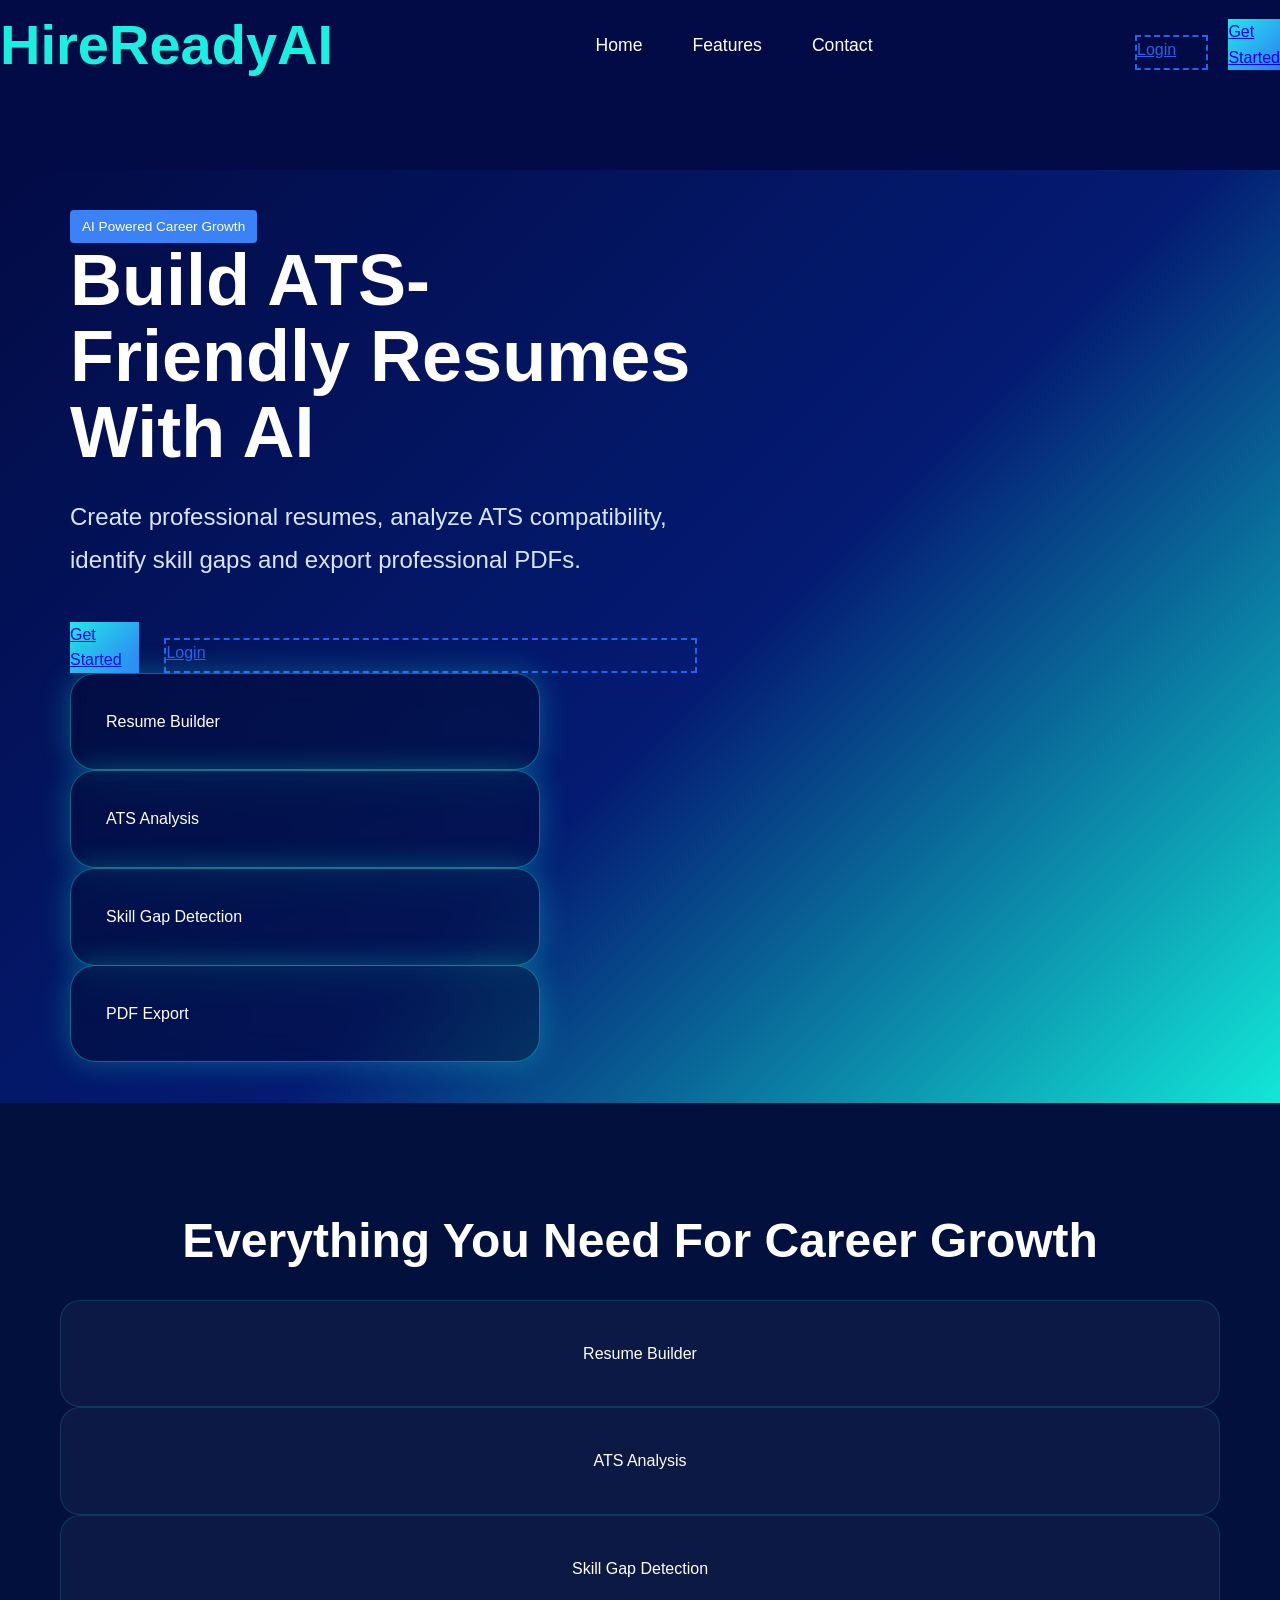
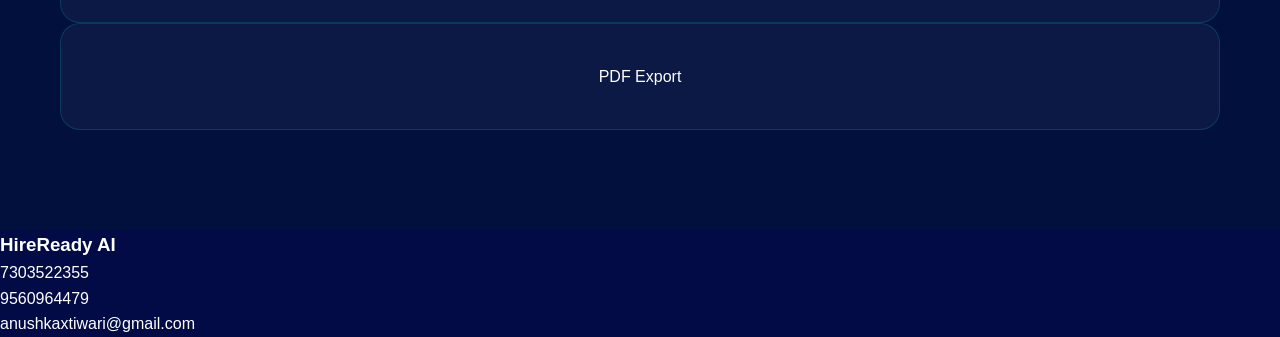
<file: index.html>
<!DOCTYPE html>
<html lang="en">
<head>
<meta charset="UTF-8">
<meta name="viewport" content="width=device-width, initial-scale=1.0">
<title>HireReady AI</title>

<link rel="stylesheet" href="style.css">

<link href="https://fonts.googleapis.com/css2?family=Inter:wght@300;400;500;600;700;800&display=swap" rel="stylesheet">

<link rel="stylesheet" href="https://cdnjs.cloudflare.com/ajax/libs/font-awesome/6.4.0/css/all.min.css">

</head>

<body>

<!-- NAVBAR -->
<nav class="navbar">
    <div class="logo">
        <span>HireReady<span class="accent">AI</span></span>
    </div>

    <ul class="nav-links">
        <li><a href="#home">Home</a></li>
        <li><a href="#features">Features</a></li>
        <li><a href="#contact">Contact</a></li>
    </ul>

    <div class="nav-buttons">
        <a href="login.html" class="btn-outline">Login</a>
        <a href="signup.html" class="btn-primary">Get Started</a>
    </div>
</nav>

<!-- HERO -->
<section class="hero">

    <div class="hero-left">

        <span class="tag">
            AI Powered Career Growth
        </span>

        <h1>
            Build ATS-Friendly
            <span class="accent">Resumes With AI</span>
        </h1>

        <p>
            Create professional resumes, analyze ATS compatibility,
            identify skill gaps and export professional PDFs.
        </p>

        <div class="hero-buttons">
            <a href="signup.html" class="btn-primary">
                Get Started
            </a>

            <a href="login.html" class="btn-outline">
                Login
            </a>
        </div>

    </div>

    <div class="hero-right">

        <div class="feature-card">
            Resume Builder
        </div>

        <div class="feature-card">
            ATS Analysis
        </div>

        <div class="feature-card">
            Skill Gap Detection
        </div>

        <div class="feature-card">
            PDF Export
        </div>

    </div>

</section>

<!-- FEATURES -->
<section class="features" id="features">

    <h2>Everything You Need For Career Growth</h2>

    <div class="feature-grid">

        <div class="feature-box">
            Resume Builder
        </div>

        <div class="feature-box">
            ATS Analysis
        </div>

        <div class="feature-box">
            Skill Gap Detection
        </div>

        <div class="feature-box">
            PDF Export
        </div>

    </div>

</section>

<!-- CONTACT -->
<footer id="contact">

    <h3>HireReady AI</h3>

    <p>7303522355</p>

    <p>9560964479</p>

    <p>anushkaxtiwari@gmail.com</p>

</footer>

</body>
</html>
</file>
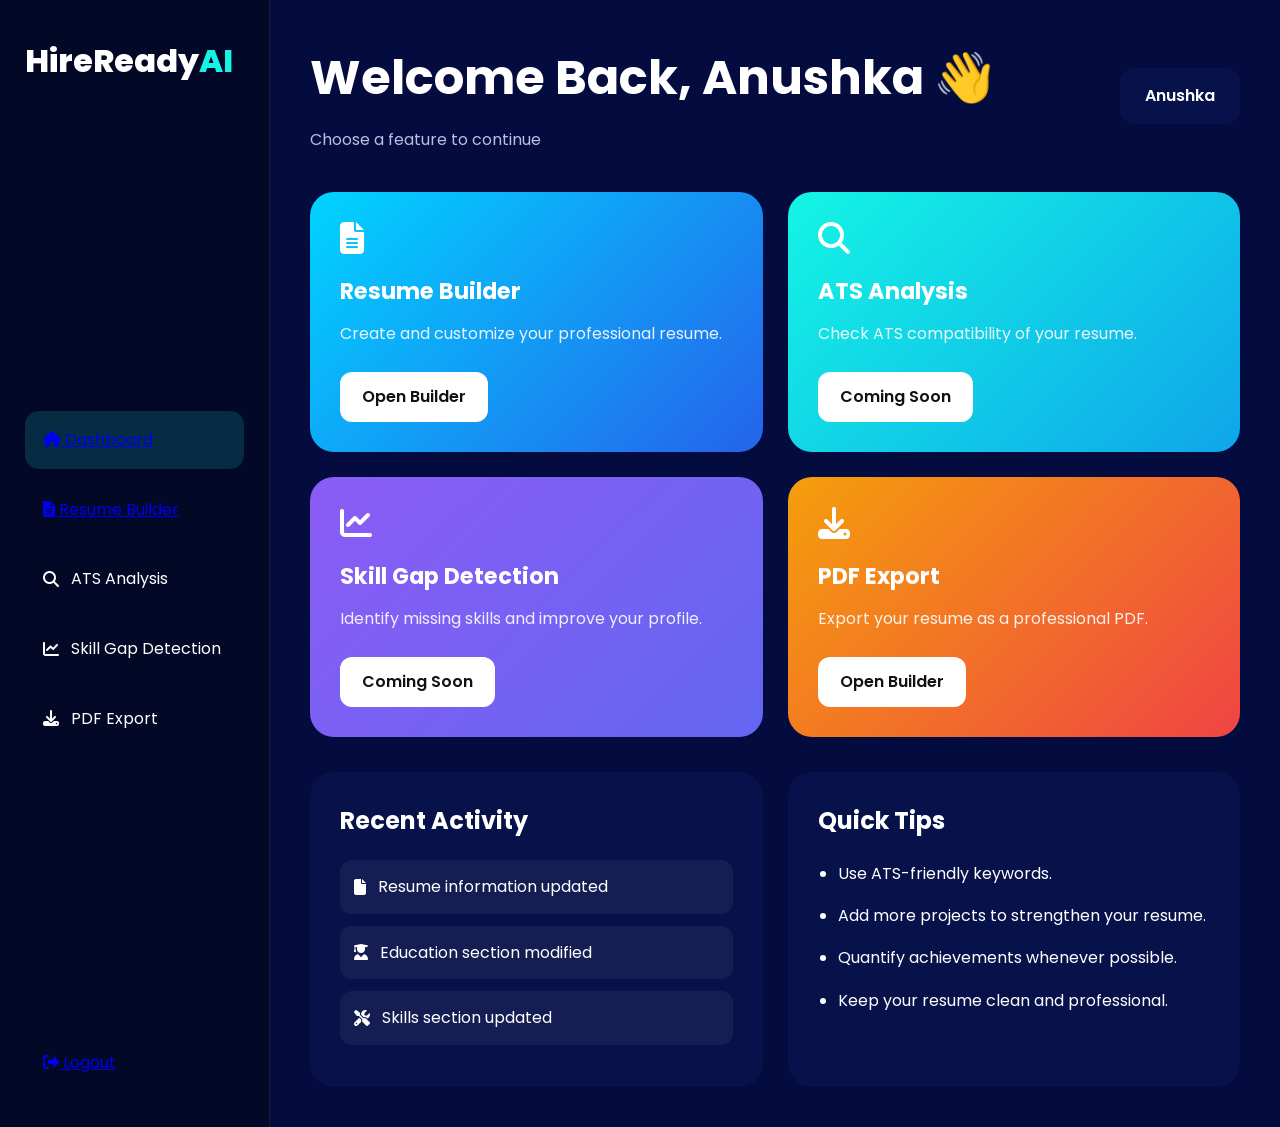
<file: dashboard.html>
<!DOCTYPE html>
<html lang="en">
<head>
<meta charset="UTF-8">
<meta name="viewport" content="width=device-width, initial-scale=1.0">

<title>HireReady AI Dashboard</title>

<link rel="stylesheet" href="style.css">

<link href="https://fonts.googleapis.com/css2?family=Poppins:wght@300;400;500;600;700;800&display=swap" rel="stylesheet">

<link rel="stylesheet" href="https://cdnjs.cloudflare.com/ajax/libs/font-awesome/6.5.1/css/all.min.css">
</head>

<body class="dashboard-page">

<div class="dashboard-wrapper">

    <!-- SIDEBAR -->

    <aside class="sidebar">

        <div class="sidebar-logo">
            HireReady<span>AI</span>
        </div>

        <ul class="sidebar-menu">

          <li class="active">
    <a href="dashboard.html">
        <i class="fas fa-home"></i>
        Dashboard
    </a>
</li>  

            <li>
    <a href="resumebuilder.html">
        <i class="fas fa-file-alt"></i>
        Resume Builder
    </a>
</li>

            <li>
                <i class="fas fa-search"></i>
                ATS Analysis
            </li>

            <li>
                <i class="fas fa-chart-line"></i>
                Skill Gap Detection
            </li>

            <li>
                <i class="fas fa-download"></i>
                PDF Export
            </li>

        </ul>

      <div class="sidebar-logout">
    <a href="login.html">
        <i class="fas fa-sign-out-alt"></i>
        Logout
    </a>
</div>  

    </aside>

    <!-- MAIN -->

    <main class="dashboard-main">

        <div class="dashboard-header">

            <div>
                <h1>Welcome Back, Anushka 👋</h1>
                <p>Choose a feature to continue</p>
            </div>

            <div class="profile-box">
                Anushka
            </div>

        </div>

        <!-- FEATURE CARDS -->

        <div class="dashboard-cards">

            <div class="dash-card resume">

                <i class="fas fa-file-alt"></i>

                <h3>Resume Builder</h3>

                <p>
                    Create and customize your professional resume.
                </p>

               <a href="resumebuilder.html">
                      Open Builder
               </a> 

            </div>

            <div class="dash-card ats">

                <i class="fas fa-search"></i>

                <h3>ATS Analysis</h3>

                <p>
                    Check ATS compatibility of your resume.
                </p>

                <a href="#">
                    Coming Soon
                </a>

            </div>

            <div class="dash-card skill">

                <i class="fas fa-chart-line"></i>

                <h3>Skill Gap Detection</h3>

                <p>
                    Identify missing skills and improve your profile.
                </p>

                <a href="#">
                    Coming Soon
                </a>

            </div>

            <div class="dash-card pdf">

                <i class="fas fa-download"></i>

                <h3>PDF Export</h3>

                <p>
                    Export your resume as a professional PDF.
                </p>

                <a href="index.html">
                    Open Builder
                </a>

            </div>

        </div>
                <!-- BOTTOM SECTION -->

        <div class="dashboard-bottom">

            <div class="activity-panel">

                <h2>Recent Activity</h2>

                <div class="activity-item">
                    <i class="fas fa-file"></i>
                    Resume information updated
                </div>

                <div class="activity-item">
                    <i class="fas fa-user-graduate"></i>
                    Education section modified
                </div>

                <div class="activity-item">
                    <i class="fas fa-tools"></i>
                    Skills section updated
                </div>

            </div>

            <div class="tips-panel">

                <h2>Quick Tips</h2>

                <ul>

                    <li>
                        Use ATS-friendly keywords.
                    </li>

                    <li>
                        Add more projects to strengthen your resume.
                    </li>

                    <li>
                        Quantify achievements whenever possible.
                    </li>

                    <li>
                        Keep your resume clean and professional.
                    </li>

                </ul>

            </div>

        </div>

    </main>

</div>

</body>
</html>
</file>
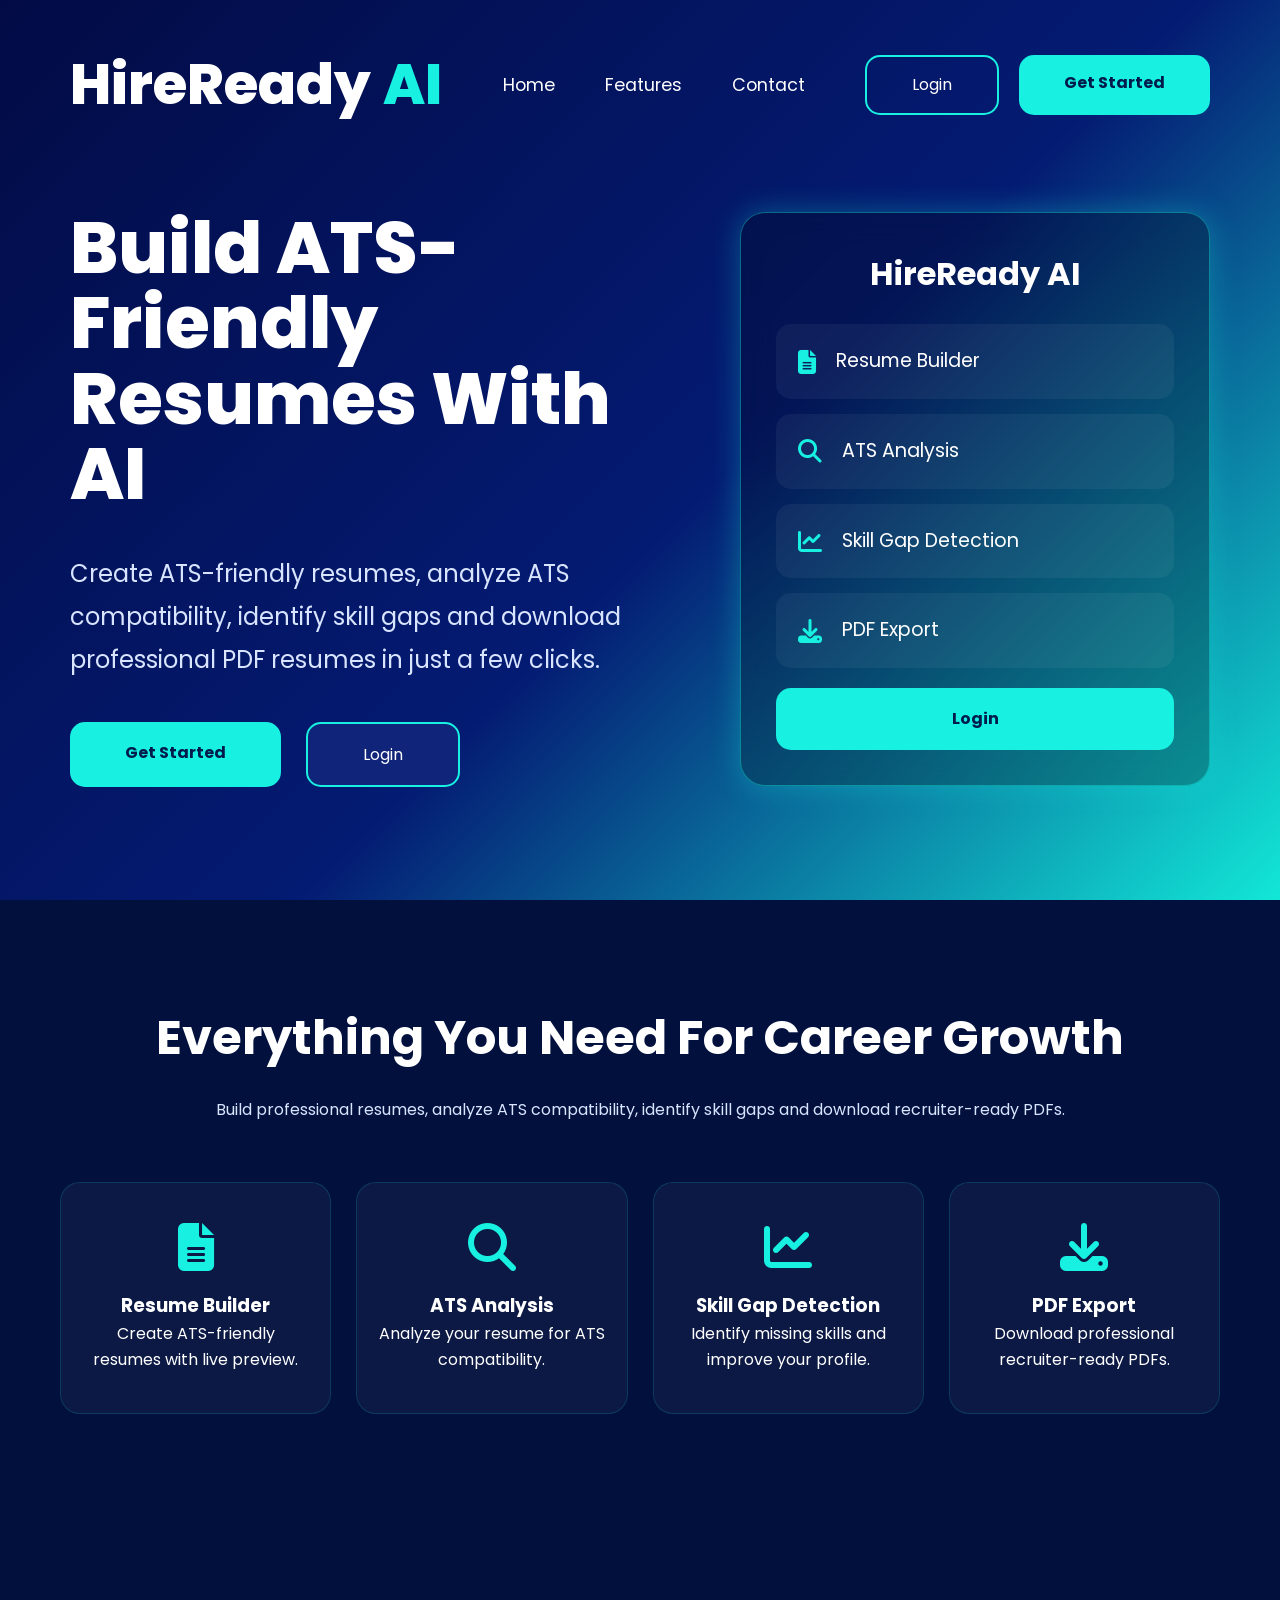
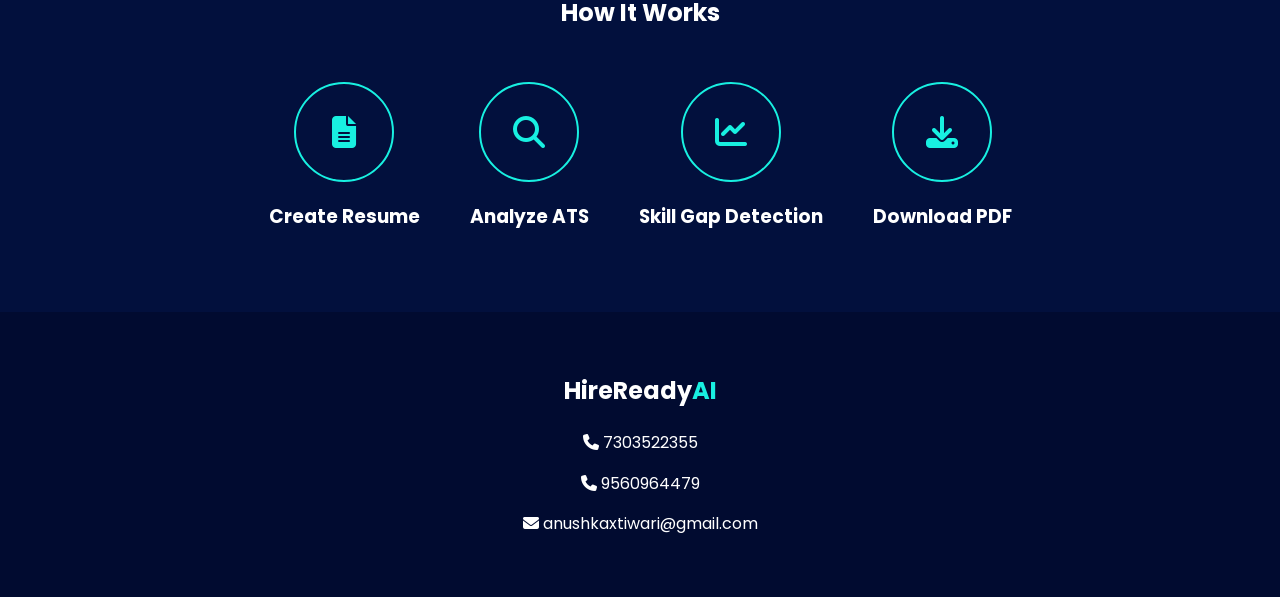
<file: home.html>
<!DOCTYPE html>
<html lang="en">
<head>
<meta charset="UTF-8">
<meta name="viewport" content="width=device-width, initial-scale=1.0">
<title>HireReady AI</title>

<link rel="stylesheet" href="style.css">

<link href="https://fonts.googleapis.com/css2?family=Poppins:wght@300;400;500;600;700;800&display=swap" rel="stylesheet">

<link rel="stylesheet" href="https://cdnjs.cloudflare.com/ajax/libs/font-awesome/6.5.1/css/all.min.css">
</head>

<body>

<section class="hero">

<nav class="navbar">

<div class="logo">
HireReady<span>AI</span>
</div>

<ul class="nav-links">
<li><a href="#">Home</a></li>
<li><a href="#features">Features</a></li>
<li><a href="#contact">Contact</a></li>
</ul>

<div class="nav-buttons">
<a href="login.html" class="btn-login">Login</a>
<a href="signup.html" class="btn-start">Get Started</a>
</div>

</nav>

<div class="hero-container">

<div class="hero-left">

<h1>
Build ATS-Friendly
Resumes With AI
</h1>

<p>
<p>
Create ATS-friendly resumes, analyze ATS compatibility,
identify skill gaps and download professional PDF resumes
in just a few clicks.
</p>
</p>

<div class="hero-buttons">
<a href="signup.html" class="btn-main">
Get Started
</a>

<a href="login.html" class="btn-secondary">
Login
</a>
</div>

</div>

<div class="hero-right">

<div class="feature-card">

<h2>HireReady AI</h2>

<div class="feature-item">
<i class="fas fa-file-alt"></i>
Resume Builder
</div>

<div class="feature-item">
<i class="fas fa-search"></i>
ATS Analysis
</div>

<div class="feature-item">
<i class="fas fa-chart-line"></i>
Skill Gap Detection
</div>

<div class="feature-item">
<i class="fas fa-download"></i>
PDF Export
</div>

<a href="login.html" class="card-btn">
Login
</a>

</div>

</div>

</div>

</section>

<section id="features" class="features">

<h2>Everything You Need For Career Growth</h2>

<p class="feature-subtitle">
Build professional resumes, analyze ATS compatibility,
identify skill gaps and download recruiter-ready PDFs.
</p>

<div class="features-grid">

<div class="feature-box">
<i class="fas fa-file-alt"></i>
<h3>Resume Builder</h3>
<p>Create ATS-friendly resumes with live preview.</p>
</div>

<div class="feature-box">
<i class="fas fa-search"></i>
<h3>ATS Analysis</h3>
<p>Analyze your resume for ATS compatibility.</p>
</div>

<div class="feature-box">
<i class="fas fa-chart-line"></i>
<h3>Skill Gap Detection</h3>
<p>Identify missing skills and improve your profile.</p>
</div>

<div class="feature-box">
<i class="fas fa-download"></i>
<h3>PDF Export</h3>
<p>Download professional recruiter-ready PDFs.</p>
</div>
</div>

</section>

<section class="how-it-works">

<h2>How It Works</h2>

<div class="steps">

<div class="step">
<div class="step-icon">
<i class="fas fa-file-alt"></i>
</div>
<h3>Create Resume</h3>
</div>

<div class="step">
<div class="step-icon">
<i class="fas fa-search"></i>
</div>
<h3>Analyze ATS</h3>
</div>

<div class="step">
<div class="step-icon">
<i class="fas fa-chart-line"></i>
</div>
<h3>Skill Gap Detection</h3>
</div>

<div class="step">
<div class="step-icon">
<i class="fas fa-download"></i>
</div>
<h3>Download PDF</h3>
</div>

</div>

</section>

<footer id="contact" class="footer">

<h2>HireReady<span>AI</span></h2>

<div class="contact-info">

<p>
<i class="fas fa-phone"></i>
7303522355
</p>

<p>
<i class="fas fa-phone"></i>
9560964479
</p>

<p>
<i class="fas fa-envelope"></i>
anushkaxtiwari@gmail.com
</p>

</div>

</footer>

</body>
</html>
</file>
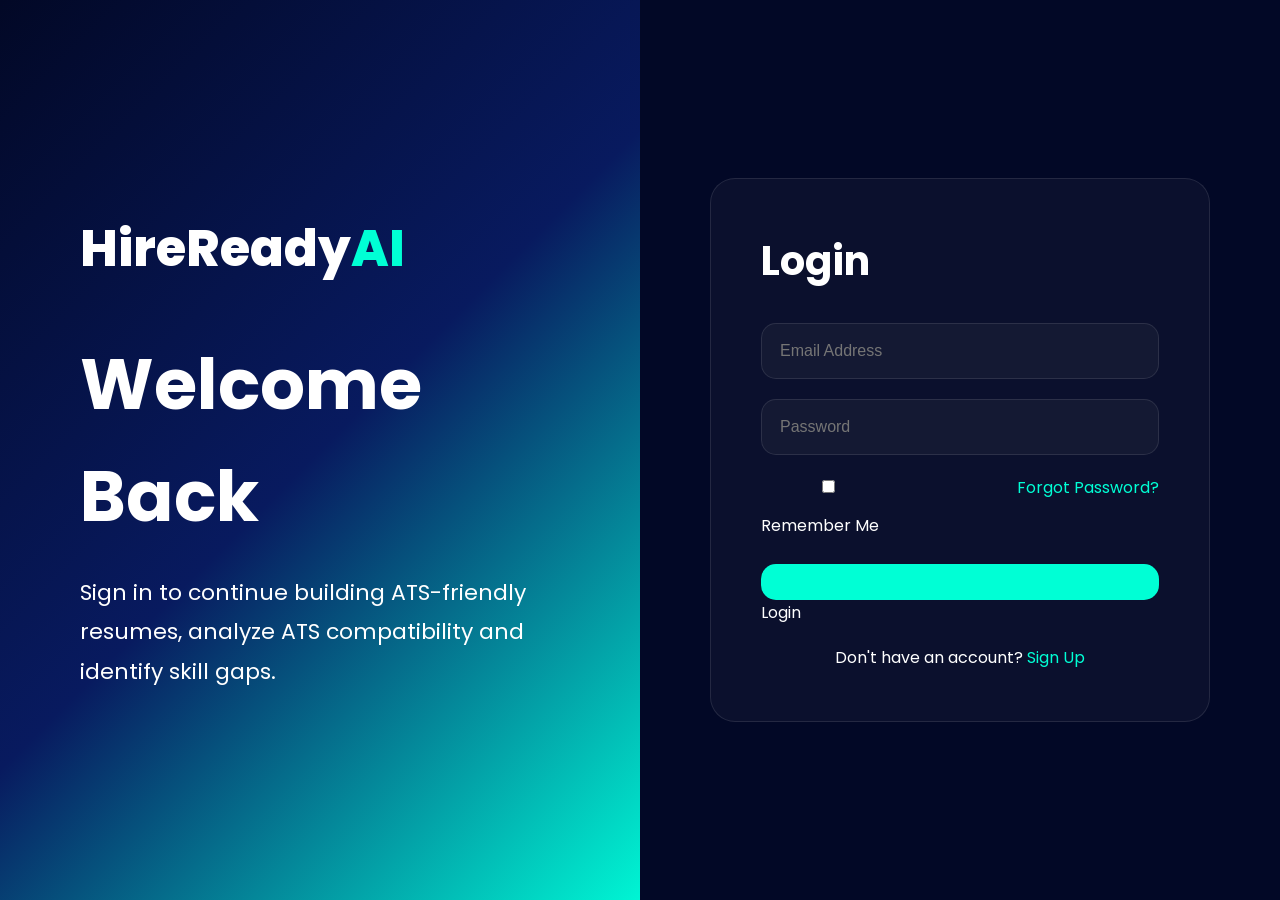
<file: login.html>
<!DOCTYPE html>
<html lang="en">
<head>
<meta charset="UTF-8">
<meta name="viewport" content="width=device-width, initial-scale=1.0">
<title>Login - HireReady AI</title>

<link rel="stylesheet" href="style.css">

<link href="https://fonts.googleapis.com/css2?family=Poppins:wght@300;400;500;600;700;800&display=swap" rel="stylesheet">
</head>

<body>

<div class="login-page">

<div class="login-left">

<div class="login-brand">
HireReady<span>AI</span>
</div>

<h1>Welcome Back</h1>

<p>
Sign in to continue building ATS-friendly resumes,
analyze ATS compatibility and identify skill gaps.
</p>

</div>

<div class="login-right">

<div class="login-box">

<h2>Login</h2>

<form>

<input type="email" placeholder="Email Address" required>

<input type="password" placeholder="Password" required>

<div class="login-options">

<label>
<input type="checkbox">
Remember Me
</label>

<a href="#">Forgot Password?</a>

</div>

<button type="button" class="login-btn" onclick="window.location.href='dashboard.html'"></button>
Login
</button>

<p class="signup-text">
Don't have an account?
<a href="signup.html">Sign Up</a>
</p>

</form>

</div>

</div>

</div>

</body>
</html>
</file>
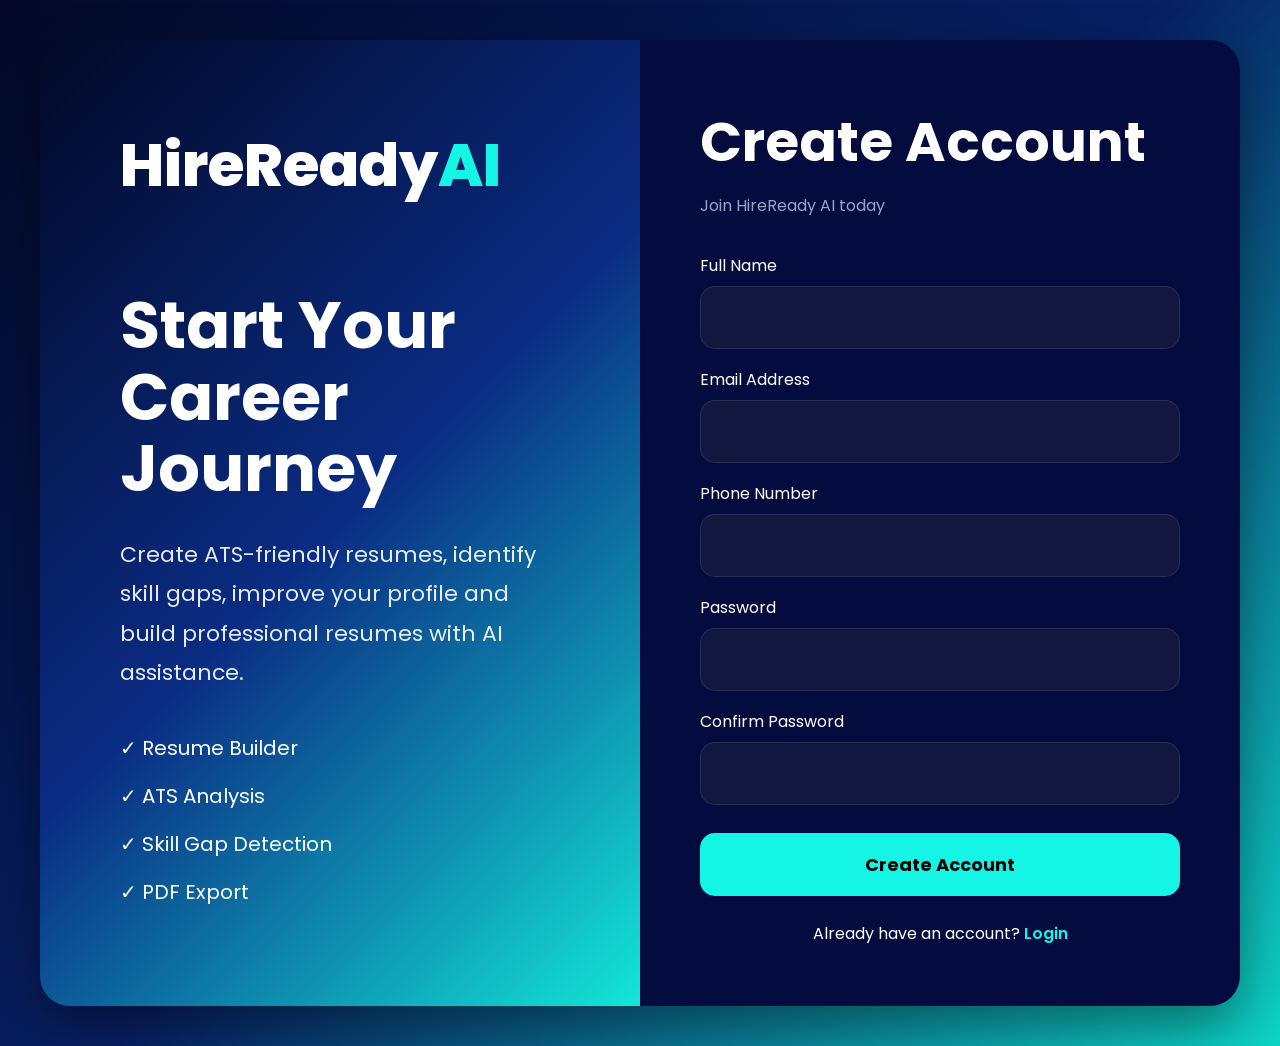
<file: signup.html>
<!DOCTYPE html>
<html lang="en">
<head>
<meta charset="UTF-8">
<meta name="viewport" content="width=device-width, initial-scale=1.0">

<title>Sign Up - HireReady AI</title>

<link href="https://fonts.googleapis.com/css2?family=Poppins:wght@300;400;500;600;700;800&display=swap" rel="stylesheet">

<style>

*{
margin:0;
padding:0;
box-sizing:border-box;
font-family:'Poppins',sans-serif;
}

body{
min-height:100vh;
background:linear-gradient(135deg,#020826,#071f63,#0dd3c5);
display:flex;
justify-content:center;
align-items:center;
padding:40px;
}

.container{
width:100%;
max-width:1300px;
display:grid;
grid-template-columns:1fr 1fr;
border-radius:30px;
overflow:hidden;
box-shadow:0 20px 50px rgba(0,0,0,.4);
}

.left{
padding:80px;
background:linear-gradient(135deg,#020826,#0a2c83,#13e6d7);
color:white;
}

.logo{
font-size:60px;
font-weight:800;
margin-bottom:80px;
}

.logo span{
color:#14f5e5;
}

.left h1{
font-size:65px;
line-height:1.1;
margin-bottom:30px;
}

.left p{
font-size:22px;
line-height:1.8;
opacity:.9;
}

.features{
margin-top:40px;
}

.features div{
margin-bottom:18px;
font-size:20px;
}

.right{
background:#030b3f;
padding:60px;
color:white;
}

.right h2{
font-size:55px;
margin-bottom:10px;
}

.right p{
color:#9aa4c7;
margin-bottom:35px;
}

.input-box{
margin-bottom:18px;
}

.input-box label{
display:block;
margin-bottom:8px;
font-size:16px;
}

.input-box input{
width:100%;
padding:18px;
border-radius:15px;
border:1px solid rgba(255,255,255,.1);
background:#11173e;
color:white;
font-size:16px;
}

.signup-btn{
width:100%;
padding:18px;
border:none;
border-radius:15px;
background:#14f5e5;
color:black;
font-size:18px;
font-weight:700;
cursor:pointer;
margin-top:10px;
}

.signup-btn:hover{
transform:translateY(-2px);
}

.login-link{
text-align:center;
margin-top:25px;
}

.login-link a{
color:#14f5e5;
text-decoration:none;
font-weight:600;
}

@media(max-width:900px){

.container{
grid-template-columns:1fr;
}

.left{
padding:40px 30px;
}

.right{
padding:40px 30px;
}

.logo{
font-size:42px;
}

.left h1{
font-size:45px;
}

.right h2{
font-size:40px;
}

}

</style>
</head>

<body>

<div class="container">

<div class="left">

<div class="logo">
HireReady<span>AI</span>
</div>

<h1>Start Your Career Journey</h1>

<p>
Create ATS-friendly resumes, identify skill gaps,
improve your profile and build professional resumes
with AI assistance.
</p>

<div class="features">
<div>✓ Resume Builder</div>
<div>✓ ATS Analysis</div>
<div>✓ Skill Gap Detection</div>
<div>✓ PDF Export</div>
</div>

</div>

<div class="right">

<h2>Create Account</h2>

<p>Join HireReady AI today</p>

<div class="input-box">
<label>Full Name</label>
<input type="text">
</div>

<div class="input-box">
<label>Email Address</label>
<input type="email">
</div>

<div class="input-box">
<label>Phone Number</label>
<input type="tel">
</div>

<div class="input-box">
<label>Password</label>
<input type="password">
</div>

<div class="input-box">
<label>Confirm Password</label>
<input type="password">
</div>

<button class="signup-btn" onclick="window.location.href='dashboard.html'">
Create Account
</button>

<div class="login-link">
Already have an account?
<a href="login.html">Login</a>
</div>

</div>

</div>

</body>
</html>
</file>
<file: style.css>
:root {
    --primary-color: #2563eb;
    --primary-dark: #1d4ed8;
    --primary-light: #3b82f6;
    --secondary-color: #64748b;
    --success-color: #10b981;
    --danger-color: #ef4444;
    --warning-color: #f59e0b;
    --bg-color: #f8fafc;
    --surface-color: #ffffff;
    --border-color: #e2e8f0;
    --text-primary: #1e293b;
    --text-secondary: #64748b;
    --text-muted: #94a3b8;
    --shadow-sm: 0 1px 2px 0 rgb(0 0 0 / 0.05);
    --shadow-md: 0 4px 6px -1px rgb(0 0 0 / 0.1);
    --shadow-lg: 0 10px 15px -3px rgb(0 0 0 / 0.1);
    --radius-sm: 4px;
    --radius-md: 8px;
    --radius-lg: 12px;
    --transition: all 0.3s ease;
}

* { margin: 0; padding: 0; box-sizing: border-box; }

body {
    font-family: 'Inter', -apple-system, BlinkMacSystemFont, sans-serif;
    background: #01083A;
    color: var(--text-primary);
    line-height: 1.6;
    min-height: 100vh;
}

.app-container { display: flex; flex-direction: column; min-height: 100vh; }

/* Header */
.app-header {
    display: flex;
    justify-content: space-between;
    align-items: center;
    padding: 1rem 2rem;
    background: #08145A;
    border-bottom: 1px solid rgba(34,231,231,0.2);
    position: sticky;
    top: 0;
    z-index: 100;
}

.logo {
    display: flex;
    align-items: center;
    gap: 0.75rem;
    font-size: 1.5rem;
    font-weight: 700;
    color: var(--primary-color);
}

.logo i { font-size: 1.75rem; }
.header-actions { display: flex; gap: 1rem; }

/* Buttons */
.btn {
    display: inline-flex;
    align-items: center;
    gap: 0.5rem;
    padding: 0.75rem 1.5rem;
    border: none;
    border-radius: var(--radius-md);
    font-size: 0.95rem;
    font-weight: 500;
    cursor: pointer;
    transition: var(--transition);
}

.btn-primary { background: linear-gradient(135deg,#22E7E7,#2F7DF6); }
.btn-primary:hover { background: var(--primary-dark); transform: translateY(-2px); box-shadow: var(--shadow-md); }

.btn-secondary {
    background: #10257A;
    border: 1px solid rgba(34,231,231,0.3);
    color: white;
}
.btn-secondary:hover {
    background: #16339B;
    border-color: var(--primary-color);
}

.btn-outline {
    background: transparent;
    color: var(--primary-color);
    border: 2px dashed var(--primary-color);
    width: 100%;
    justify-content: center;
    margin-top: 1rem;
}

.btn-outline:hover { background: var(--primary-color); color: white; border-style: solid; }
.btn-danger { background: var(--danger-color); color: white; padding: 0.5rem 1rem; font-size: 0.85rem; }
.btn-icon { background: transparent; color: var(--text-muted); padding: 0.5rem; border: none; }
.btn-icon:hover { color: var(--danger-color); }

/* Main Content */
.main-content { display: grid; grid-template-columns: 1fr 1fr; flex: 1; gap: 0; }

/* Form Section */
.form-section {
    padding: 2rem;
    overflow-y: auto;
    max-height: calc(100vh - 80px);
    background: #0B1865;
}

/* Tabs */
.tabs {
    display: flex;
    gap: 0.5rem;
    margin-bottom: 1.5rem;
    flex-wrap: wrap;
    background: #0B1865;
    padding: 0.5rem;
    border-radius: var(--radius-lg);
    box-shadow: 0 4px 15px rgba(0,0,0,0.15);
    border: 1px solid rgba(34,231,231,0.15);
}

.tab-btn {
    flex: 1;
    min-width: 100px;
    padding: 0.75rem 1rem;
    background: #10257A;
    border: 1px solid rgba(34,231,231,0.15);
    border-radius: var(--radius-md);
    font-size: 0.9rem;
    font-weight: 500;
    color: white;
    cursor: pointer;
    transition: var(--transition);
    display: flex;
    align-items: center;
    justify-content: center;
    gap: 0.5rem;
}

.tab-btn:hover { background: #16339B; color: var(--primary-color); }
.tab-btn.active {
    background: linear-gradient(135deg, #22E7E7, #2F7DF6);
    color: white;
    box-shadow: 0 4px 15px rgba(34,231,231,0.35);
}

.tab-content { display: none; }
.tab-content.active { display: block; animation: fadeIn 0.3s ease; }

@keyframes fadeIn {
    from { opacity: 0; transform: translateY(10px); }
    to { opacity: 1; transform: translateY(0); }
}

/* Form Card */
.form-card {
    background:#10257A;
    padding: 2rem;
    border-radius: var(--radius-lg);
    box-shadow: var(--shadow-sm);
    margin-bottom: 1.5rem;
    border:1px solid rgba(34,231,231,0.15);
    box-shadow:0 8px 25px rgba(0,0,0,0.15);
}

.form-card h3 {
    display: flex;
    align-items: center;
    gap: 0.75rem;
    font-size: 1.25rem;
    margin-bottom: 1.5rem;
    color: var(--text-primary);
}

.form-card h3 i { color: var(--primary-color); }

/* Form Grid */
.form-grid { display: grid; grid-template-columns: repeat(2, 1fr); gap: 1.25rem; }

.form-group { display: flex; flex-direction: column; gap: 0.5rem; }
.form-group.full-width { grid-column: 1 / -1; }

.form-group label { font-size: 0.9rem; font-weight: 500;color: white;  }

.form-group input,
.form-group textarea,
.form-group select {
    padding: 0.75rem 1rem;
    border: 1px solid var(--border-color);
    border-radius: var(--radius-md);
    font-size: 0.95rem;
    font-family: inherit;
    transition: var(--transition);
    background: #16339B;
    color: white;
}

.form-group input:focus,
.form-group textarea:focus {
    outline: none;
    border-color: var(--primary-color);
    box-shadow: 0 0 0 3px rgba(37, 99, 235, 0.1);
}

.form-group textarea { resize: vertical; min-height: 100px; }

/* Photo Upload */
.photo-upload { display: flex; flex-direction: column; align-items: center; margin-bottom: 1.5rem; }

.photo-preview {
    width: 120px;
    height: 120px;
    border-radius: 50%;
    border: 3px dashed var(--border-color);
    display: flex;
    flex-direction: column;
    align-items: center;
    justify-content: center;
    cursor: pointer;
    transition: var(--transition);
    overflow: hidden;
    background: var(--bg-color);
}
.entry-card:hover {
    transform: translateY(-3px);
    border-color: rgba(34,231,231,0.4);
    box-shadow: 0 8px 25px rgba(0,0,0,0.25);
}

.photo-preview:hover { border-color: var(--primary-color); color: var(--primary-color); }
.photo-preview img { width: 100%; height: 100%; object-fit: cover; }
.photo-preview i { font-size: 1.5rem; margin-bottom: 0.25rem; }
.photo-preview span { font-size: 0.75rem; }
#photoInput { display: none; }

/* Entry Cards */
.entry-card {
    background: #10257A;
    border: 1px solid rgba(34,231,231,0.15);
    padding: 1.5rem;
    border-radius: var(--radius-md);
    margin-bottom: 1rem;
    position: relative;
    border: 1px solid var(--border-color);
}

.entry-card h4 { font-size: 1rem; margin-bottom: 0.5rem; color: var(--text-primary); }
.entry-card .entry-header { display: flex; justify-content: space-between; align-items: flex-start; margin-bottom: 1rem; }
.entry-card .entry-actions { display: flex; gap: 0.5rem; }

/* Skills */
.skills-category { margin-bottom: 1.5rem; }
.skills-category label { display: block; font-size: 0.9rem; font-weight: 500; color: var(--text-secondary); margin-bottom: 0.75rem; }

.tag-input-container {
    border: 1px solid var(--border-color);
    border-radius: var(--radius-md);
    padding: 0.5rem;
    background: var(--surface-color);
}

.tag-input { display: flex; flex-wrap: wrap; gap: 0.5rem; min-height: 40px; }

.tag {
    display: inline-flex;
    align-items: center;
    gap: 0.5rem;
    padding: 0.375rem 0.75rem;
    background: var(--primary-light);
    color: white;
    border-radius: var(--radius-sm);
    font-size: 0.85rem;
    font-weight: 500;
}

.tag .remove-tag { cursor: pointer; opacity: 0.8; }
.tag .remove-tag:hover { opacity: 1; }
.tag-input input { flex: 1; min-width: 120px; padding: 0.375rem 0.5rem; border: none; outline: none; font-size: 0.95rem; background: transparent; }

/* Preview Section */
  .preview-section {
    background:#08145A;
    border-left: 1px solid rgba(34,231,231,0.2);
    color: white;
}


/* ====================
LOGIN PAGE
==================== */

.login-page{
    min-height:100vh;
    display:flex;
    background:#020826;
}

.login-left{
    width:50%;
    background:linear-gradient(
    135deg,
    #020826,
    #081a5f,
    #00f5d4);
    
    display:flex;
    flex-direction:column;
    justify-content:center;
    padding:80px;
    color:white;
}

.login-brand{
    font-size:50px;
    font-weight:800;
    margin-bottom:40px;
}

.login-brand span{
    color:#00ffd5;
}

.login-left h1{
    font-size:70px;
    margin-bottom:20px;
}

.login-left p{
    font-size:22px;
    line-height:1.8;
    max-width:500px;
}

.login-right{
    width:50%;
    display:flex;
    justify-content:center;
    align-items:center;
    background:#020826;
}

.login-box{
    width:500px;
    background:#0b102d;
    border:1px solid rgba(255,255,255,.1);
    border-radius:25px;
    padding:50px;
}

.login-box h2{
    color:white;
    font-size:40px;
    margin-bottom:30px;
}

.login-box input{
    width:100%;
    margin-bottom:20px;
    padding:18px;
    border-radius:15px;
    border:1px solid rgba(255,255,255,.1);
    background:#141933;
    color:white;
    font-size:16px;
}

.login-options{
    display:flex;
    justify-content:space-between;
    color:white;
    margin-bottom:25px;
}

.login-options a{
    color:#00ffd5;
    text-decoration:none;
}

.login-btn{
    width:100%;
    border:none;
    padding:18px;
    border-radius:15px;
    background:#00ffd5;
    color:#020826;
    font-weight:700;
    font-size:18px;
    cursor:pointer;
}

.signup-text{
    text-align:center;
    margin-top:20px;
    color:white;
}

.signup-text a{
    color:#00ffd5;
    text-decoration:none;
}

@media(max-width:900px){

.login-page{
    flex-direction:column;
}

.login-left,
.login-right{
    width:100%;
}

.login-left{
    padding:40px;
}

.login-left h1{
    font-size:45px;
}

.login-box{
    width:90%;
}
}
/* HOME PAGE */

body{
font-family:'Poppins',sans-serif;
background:#020b45;
color:white;
overflow-x:hidden;
}

.hero{
min-height:100vh;
background:linear-gradient(135deg,#020b45 0%,#041b73 55%,#12e7d7 100%);
padding:40px 70px;
}

.navbar{
display:flex;
justify-content:space-between;
align-items:center;
margin-bottom:80px;
}

.logo{
font-size:3.5rem;
font-weight:800;
color:white;
}

.logo span{
color:#18f0e1;
}

.nav-links{
display:flex;
gap:50px;
list-style:none;
}

.nav-links a{
text-decoration:none;
color:white;
font-size:1.1rem;
}

.nav-buttons{
display:flex;
gap:20px;
}

.btn-login{
padding:15px 45px;
border:2px solid #18f0e1;
border-radius:15px;
color:white;
text-decoration:none;
}

.btn-start{
padding:15px 45px;
background:#18f0e1;
border-radius:15px;
color:#001b4d;
font-weight:700;
text-decoration:none;
}

.hero-container{
display:flex;
justify-content:space-between;
align-items:center;
gap:70px;
}

.hero-left{
width:55%;
}

.hero-left h1{
    font-size:72px;
    line-height:1.05;
    font-weight:800;
    max-width:650px;
    margin-bottom:25px;
}


.hero-left p{
font-size:1.5rem;
line-height:1.8;
color:#d9e5ff;
margin-bottom:40px;
}

.hero-buttons{
display:flex;
gap:25px;
}

.btn-main{
background:#18f0e1;
padding:18px 55px;
border-radius:15px;
text-decoration:none;
font-weight:700;
color:#001b4d;
}

.btn-secondary{
border:2px solid #18f0e1;
padding:18px 55px;
border-radius:15px;
text-decoration:none;
color:white;
}

.feature-card{
width:470px;
background:rgba(0,0,0,.25);
backdrop-filter:blur(15px);
border:1px solid rgba(24,240,225,.4);
border-radius:25px;
padding:35px;
box-shadow:0 0 30px rgba(24,240,225,.3);
}

.feature-card h2{
text-align:center;
margin-bottom:25px;
font-size:2rem;
}

.feature-item{
display:flex;
align-items:center;
gap:20px;
padding:22px;
margin-bottom:15px;
background:rgba(255,255,255,.05);
border-radius:15px;
font-size:1.2rem;
}

.feature-item i{
color:#18f0e1;
font-size:1.5rem;
}

.card-btn{
display:block;
text-align:center;
margin-top:20px;
padding:18px;
background:#18f0e1;
border-radius:15px;
text-decoration:none;
color:#001b4d;
font-weight:700;
}

.features{
background:#02103d;
padding:100px 60px;
text-align:center;
}

.features h2{
font-size:3rem;
margin-bottom:20px;
}

.feature-subtitle{
color:#d9e5ff;
margin-bottom:60px;
}

.features-grid{
display:grid;
grid-template-columns:repeat(4,1fr);
gap:25px;
}

.feature-box{
background:rgba(255,255,255,.04);
padding:40px 20px;
border-radius:20px;
border:1px solid rgba(24,240,225,.15);
}

.feature-box i{
font-size:3rem;
color:#18f0e1;
margin-bottom:20px;
}

.how-it-works{
background:#02103d;
padding:80px 60px;
text-align:center;
}

.steps{
display:flex;
justify-content:center;
gap:50px;
margin-top:50px;
}

.step-icon{
width:100px;
height:100px;
border-radius:50%;
border:2px solid #18f0e1;
display:flex;
align-items:center;
justify-content:center;
font-size:2rem;
color:#18f0e1;
margin:auto auto 20px;
}

.footer{
background:#010b30;
text-align:center;
padding:60px;
}

.footer span{
color:#18f0e1;
}

.contact-info{
margin-top:20px;
display:flex;
flex-direction:column;
gap:15px;
}
/* ===========================
   DASHBOARD
=========================== */

.dashboard-page{
background:#030b3f;
font-family:'Poppins',sans-serif;
color:white;
}

.dashboard-wrapper{
display:flex;
min-height:100vh;
}

.sidebar{
width:270px;
background:#020826;
padding:35px 25px;
display:flex;
flex-direction:column;
justify-content:space-between;
border-right:1px solid rgba(255,255,255,.08);
}

.sidebar-logo{
font-size:2rem;
font-weight:800;
margin-bottom:50px;
}

.sidebar-logo span{
color:#14f5e5;
}

.sidebar-menu{
list-style:none;
padding:0;
}

.sidebar-menu li{
padding:16px 18px;
margin-bottom:12px;
border-radius:14px;
cursor:pointer;
transition:.3s;
font-size:16px;
display:flex;
align-items:center;
gap:12px;
}

.sidebar-menu li:hover{
background:rgba(20,245,229,.12);
}

.sidebar-menu .active{
background:rgba(20,245,229,.15);
color:#14f5e5;
}

.sidebar-logout{
padding:16px 18px;
border-radius:14px;
cursor:pointer;
display:flex;
align-items:center;
gap:12px;
}

.sidebar-logout:hover{
background:rgba(255,255,255,.05);
}

.dashboard-main{
flex:1;
padding:40px;
}

.dashboard-header{
display:flex;
justify-content:space-between;
align-items:center;
margin-bottom:40px;
}

.dashboard-header h1{
font-size:3rem;
font-weight:700;
}

.dashboard-header p{
color:#b6c0e0;
margin-top:10px;
}

.profile-box{
background:#08124a;
padding:15px 25px;
border-radius:15px;
font-weight:600;
}

.dashboard-cards{
display:grid;
grid-template-columns:repeat(2,1fr);
gap:25px;
margin-bottom:35px;
}

.dash-card{
padding:30px;
border-radius:24px;
color:white;
}

.dash-card i{
font-size:2rem;
margin-bottom:20px;
}

.dash-card h3{
font-size:1.4rem;
margin-bottom:10px;
}

.dash-card p{
line-height:1.7;
margin-bottom:25px;
opacity:.9;
}

.dash-card a{
display:inline-block;
padding:12px 22px;
border-radius:12px;
background:white;
text-decoration:none;
font-weight:600;
color:#111;
}

.resume{
background:linear-gradient(135deg,#00d4ff,#2563eb);
}

.ats{
background:linear-gradient(135deg,#14f5e5,#0ea5e9);
}

.skill{
background:linear-gradient(135deg,#8b5cf6,#6366f1);
}

.pdf{
background:linear-gradient(135deg,#f59e0b,#ef4444);
}

.dashboard-bottom{
display:grid;
grid-template-columns:1fr 1fr;
gap:25px;
}

.activity-panel,
.tips-panel{
background:#08124a;
padding:30px;
border-radius:24px;
}

.activity-panel h2,
.tips-panel h2{
margin-bottom:20px;
}

.activity-item{
padding:14px;
background:rgba(255,255,255,.05);
border-radius:12px;
margin-bottom:12px;
display:flex;
align-items:center;
gap:12px;
}

.tips-panel ul{
padding-left:20px;
}

.tips-panel li{
margin-bottom:15px;
line-height:1.7;
}

@media(max-width:1000px){

.dashboard-wrapper{
flex-direction:column;
}

.sidebar{
width:100%;
}

.dashboard-cards{
grid-template-columns:1fr;
}

.dashboard-bottom{
grid-template-columns:1fr;
}

.dashboard-header{
flex-direction:column;
align-items:flex-start;
gap:20px;
}

}
</file>
